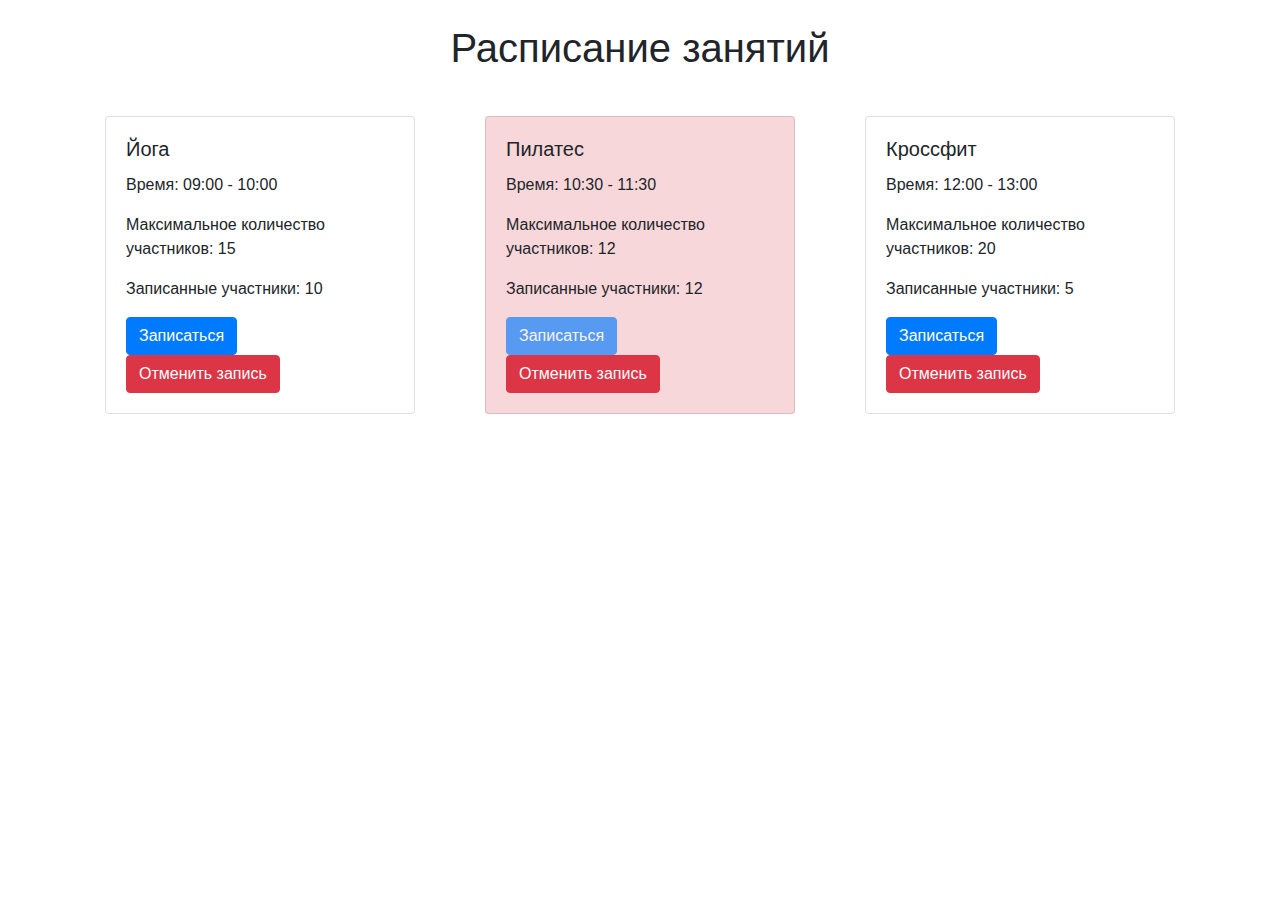
<file: hw1API/index.html>
<!DOCTYPE html>
<html lang="ru">
  <head>
    <meta charset="UTF-8" />
    <meta name="viewport" content="width=device-width, initial-scale=1.0" />
    <title>Расписание занятий</title>
    <link
      rel="stylesheet"
      href="https://maxcdn.bootstrapcdn.com/bootstrap/4.5.2/css/bootstrap.min.css"
    />
    <style>
      .card {
        margin: 20px;
      }
      .full {
        background-color: #f8d7da;
      }
    </style>
  </head>
  <body>
    <div class="container">
      <h1 class="text-center my-4">Расписание занятий</h1>
      <div id="schedule" class="row"></div>
    </div>

    <script>
      const classes = [
        {
          title: "Йога",
          time: "09:00 - 10:00",
          maxParticipants: 15,
          currentParticipants: 10,
        },
        {
          title: "Пилатес",
          time: "10:30 - 11:30",
          maxParticipants: 12,
          currentParticipants: 12,
        },
        {
          title: "Кроссфит",
          time: "12:00 - 13:00",
          maxParticipants: 20,
          currentParticipants: 5,
        },
      ];

      function renderClasses() {
        const schedule = document.getElementById("schedule");
        schedule.innerHTML = "";

        classes.forEach((item, index) => {
          const card = document.createElement("div");
          card.className = "col-md-4";
          card.innerHTML = `
                <div class="card ${
                  item.currentParticipants >= item.maxParticipants ? "full" : ""
                }">
                    <div class="card-body">
                        <h5 class="card-title">${item.title}</h5>
                        <p class="card-text">Время: ${item.time}</p>
                        <p class="card-text">Максимальное количество участников: ${
                          item.maxParticipants
                        }</p>
                        <p class="card-text">Записанные участники: ${
                          item.currentParticipants
                        }</p>
                        <button class="btn btn-primary ${
                          item.currentParticipants >= item.maxParticipants
                            ? "disabled"
                            : ""
                        }" onclick="register(${index})">
                            Записаться
                        </button>
                        <button class="btn btn-danger ${
                          item.currentParticipants === 0 ? "disabled" : ""
                        }" onclick="cancelRegistration(${index})">
                            Отменить запись
                        </button>
                    </div>
                </div>
            `;
          schedule.appendChild(card);
        });
      }

      function register(index) {
        if (
          classes[index].currentParticipants < classes[index].maxParticipants
        ) {
          classes[index].currentParticipants++;
          renderClasses();
        }
      }

      function cancelRegistration(index) {
        if (classes[index].currentParticipants > 0) {
          classes[index].currentParticipants--;
          renderClasses();
        }
      }

      renderClasses();
    </script>

    <script src="https://code.jquery.com/jquery-3.6.0.min.js"></script>
    <script src="https://cdnjs.cloudflare.com/ajax/libs/popper.js/1.16.0/umd/popper.min.js"></script>
    <script src="https://maxcdn.bootstrapcdn.com/bootstrap/4.5.2/js/bootstrap.min.js"></script>
  </body>
</html>
</file>
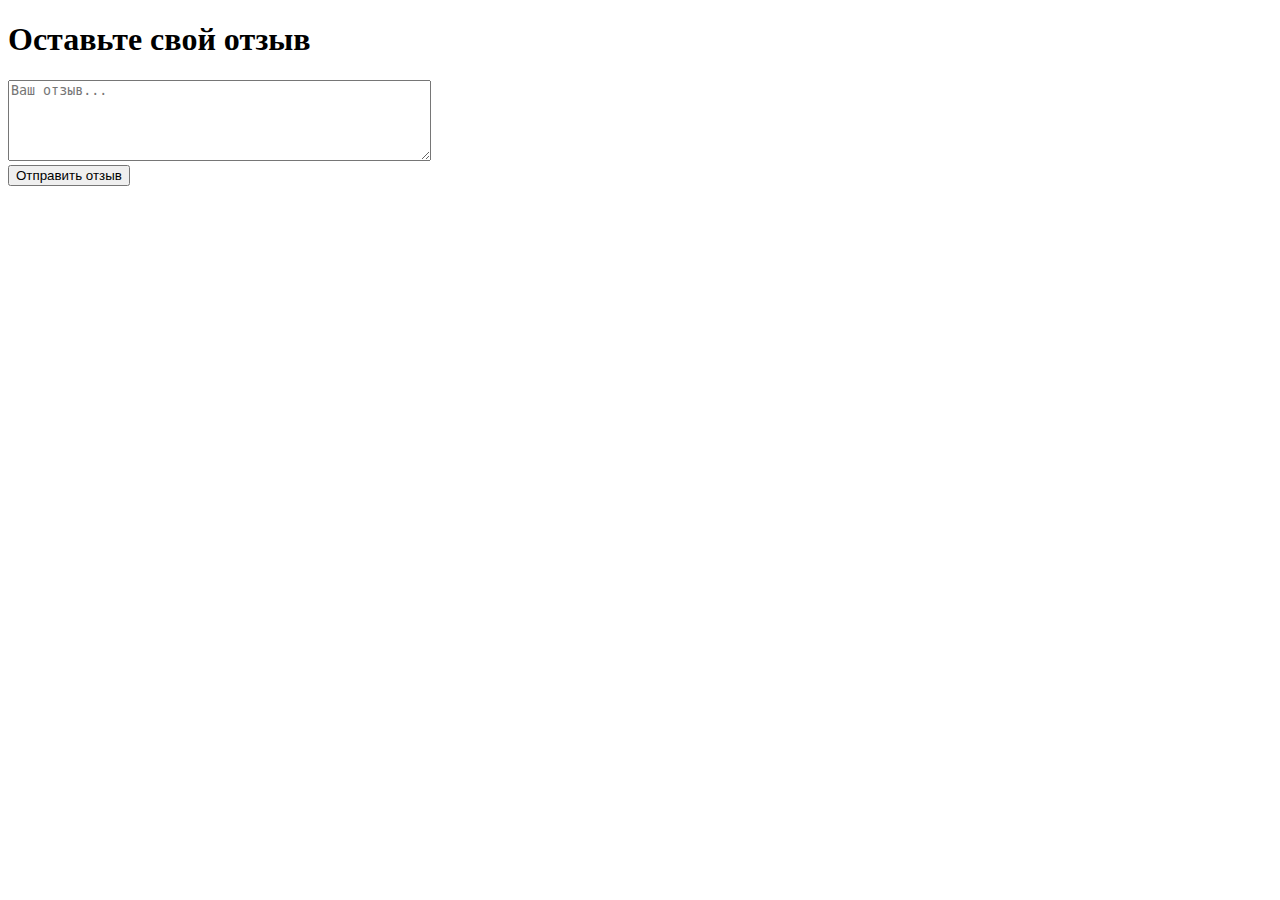
<file: hw2/index.html>
<!DOCTYPE html>
<html lang="en">
  <head>
    <meta charset="UTF-8" />
    <meta name="viewport" content="width=device-width, initial-scale=1.0" />
    <title>Document</title>
  </head>
  <body>
    <h1>Оставьте свой отзыв</h1>

    <textarea
      id="reviewInput"
      rows="5"
      cols="50"
      placeholder="Ваш отзыв..."
    ></textarea>
    <br />
    <button id="submitReview">Отправить отзыв</button>

    <div id="reviewContainer"></div>
    <script src="main.js"></script>
  </body>
</html>
</file>
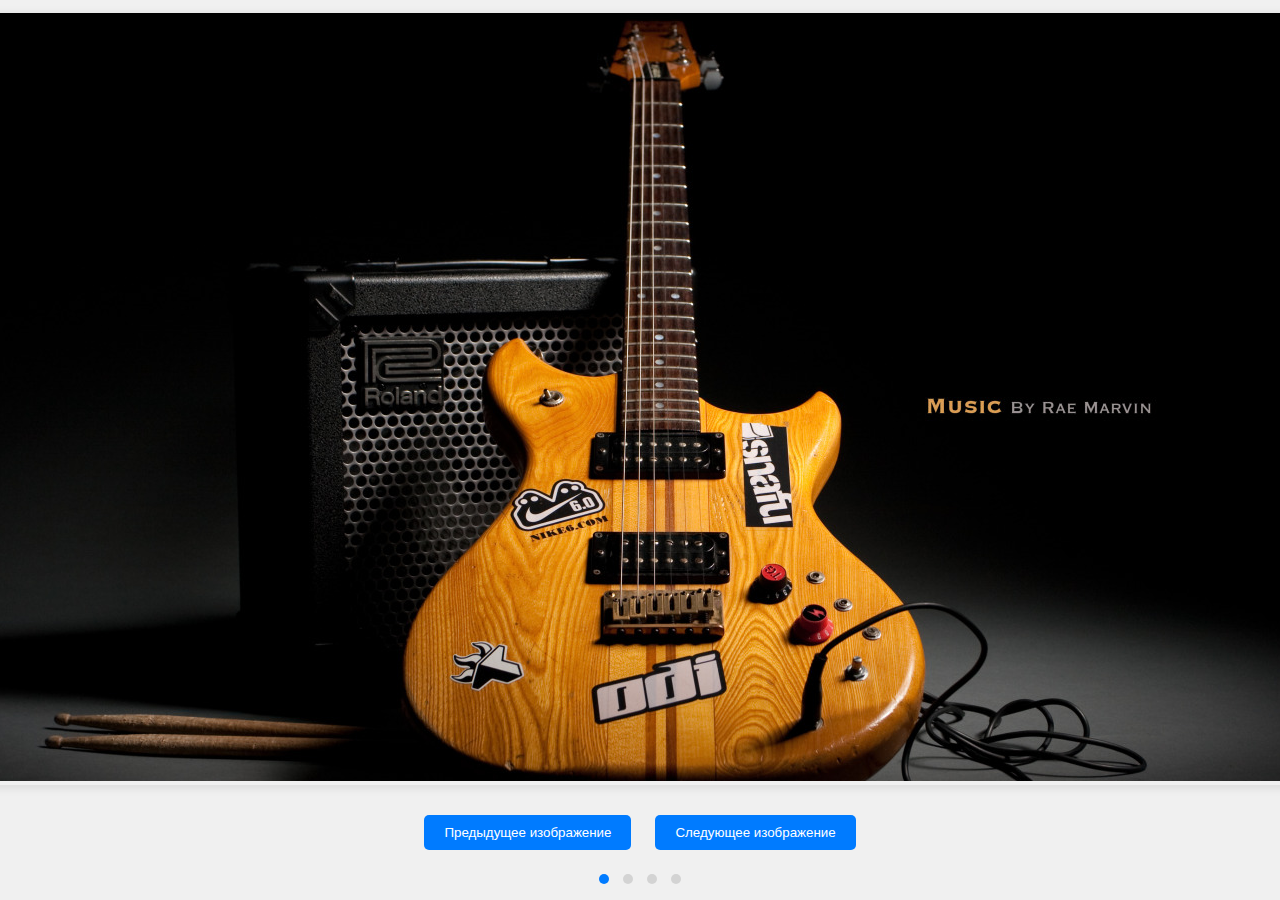
<file: hw2Api/index.html>
<!DOCTYPE html>
<html lang="en">
  <head>
    <meta charset="UTF-8" />
    <meta name="viewport" content="width=device-width, initial-scale=1.0" />
    <link rel="stylesheet" href="style.css" />
    <title>Slider</title>
  </head>
  <body>
    <div class="slider">
      <div class="display-image">
        <img class="current-image" src="img/image1.jpg" alt="img1" />
      </div>
      <div class="buttons">
        <button class="before-button">Предыдущее изображение</button>
        <button class="next-button">Следующее изображение</button>
      </div>
      <div class="indicators">
        <span class="indicator" data-index="0"></span>
        <span class="indicator" data-index="1"></span>
        <span class="indicator" data-index="2"></span>
        <span class="indicator" data-index="3"></span>
      </div>
    </div>
    <script src="script.js"></script>
  </body>
</html>
</file>
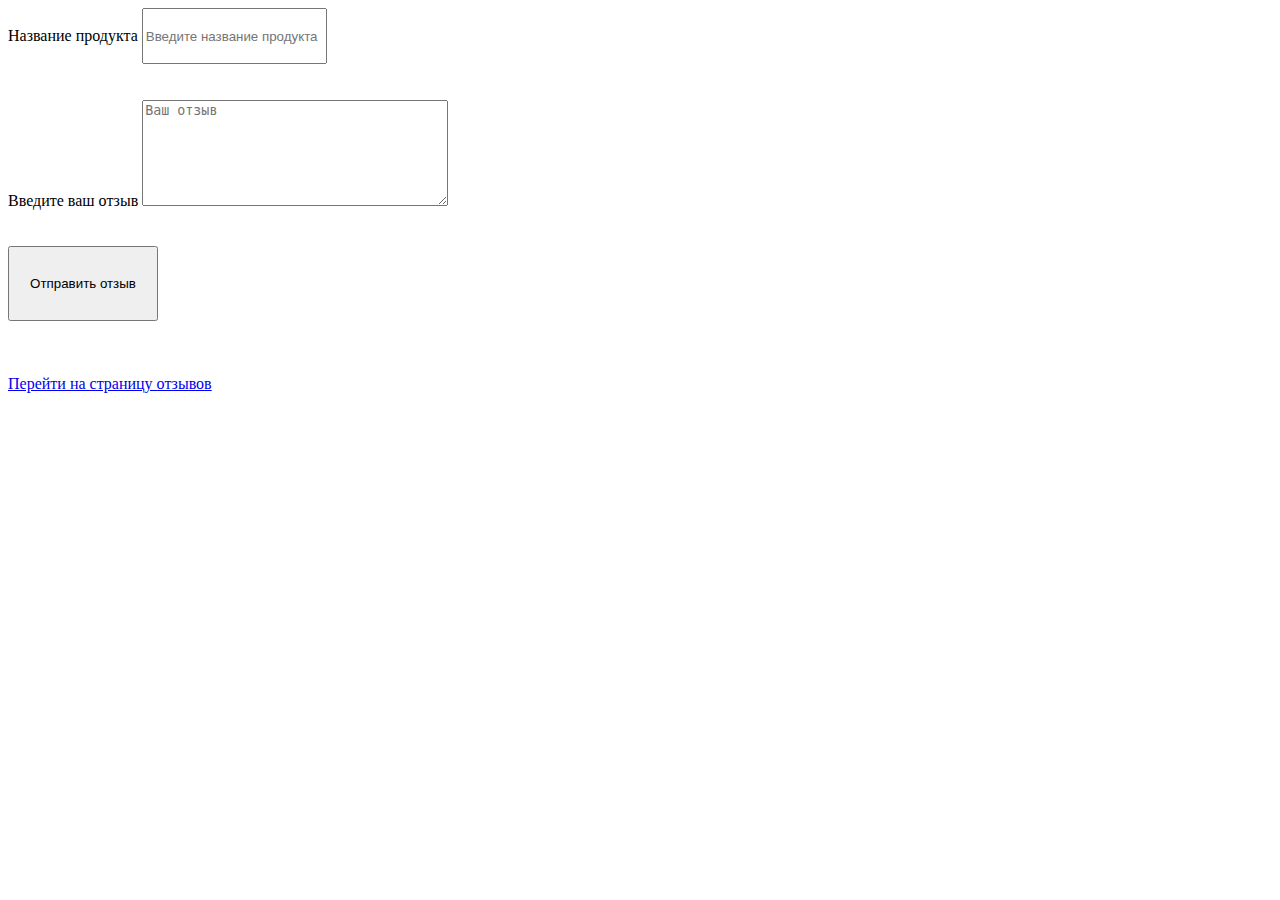
<file: hw3/index.html>
<!DOCTYPE html>
<html lang="en">
  <head>
    <meta charset="UTF-8" />
    <meta name="viewport" content="width=device-width, initial-scale=1.0" />
    <title>Document</title>
  </head>
  <body>
    <form>
      <label for="product">Название продукта</label>
      <input
        style="height: 50px"
        placeholder="Введите название продукта"
        type="text"
        id="product"
      /><br />
      <br />
      <br />
      <label for="review"> Введите ваш отзыв</label>
      <textarea
        placeholder="Ваш отзыв"
        style="height: 100px; width: 300px"
        id="review"
      ></textarea
      ><br /><br /><br />
      <button style="width: 150px; height: 75px" class="btn_review">
        Отправить отзыв
      </button>
      <br /><br /><br /><br />
      <a href="reviews.html">Перейти на страницу отзывов</a>
    </form>

    <script src="main.js"></script>
  </body>
</html>
</file>
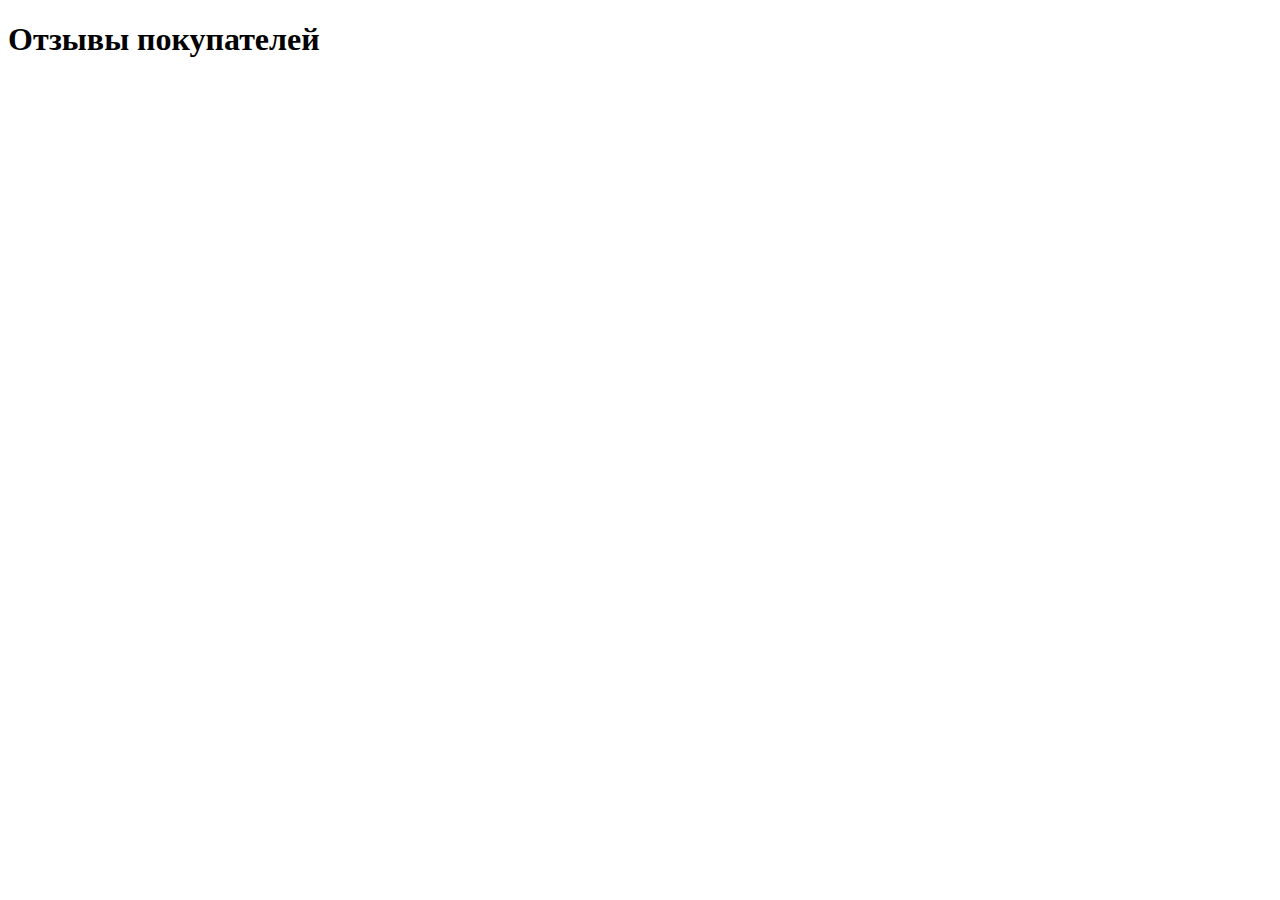
<file: hw3/reviews.html>
<!DOCTYPE html>
<html lang="en">
  <head>
    <meta charset="UTF-8" />
    <meta name="viewport" content="width=device-width, initial-scale=1.0" />
    <title>Document</title>
  </head>
  <body>
    <h1>Отзывы покупателей</h1>
    <div class="product_review"></div>
    <script src="reviews.js"></script>
  </body>
</html>
</file>
<file: hw2Api/style.css>
* {
  margin: 0;
  padding: 0;
  box-sizing: border-box;
}
.slider {
  display: flex;
  justify-content: center;
  align-items: center;
  flex-direction: column;
  height: 100vh;
  margin: 0;
  background-color: #f0f0f0;
  position: relative;
  overflow: hidden;
}
.display-image {
  box-shadow: 0 2px 10px rgba(0, 0, 0, 0.1);
  transition: transform 0.5s ease-in-out;
}
.current-image {
  transition: opacity 0.5s ease-in-out;
}
.buttons {
  margin-top: 30px;
}
.before-button {
  padding: 10px 20px;
  margin: 0 10px;
  border: none;
  border-radius: 5px;
  background-color: #007bff;
  color: white;
  cursor: pointer;
}
.next-button {
  padding: 10px 20px;
  margin: 0 10px;
  border: none;
  border-radius: 5px;
  background-color: #007bff;
  color: white;
  cursor: pointer;
}
button:hover {
  background-color: #0056b3;
}
.indicators {
  margin-top: 20px;
}
.indicator {
  width: 10px;
  height: 10px;
  border-radius: 50%;
  background-color: lightgray;
  display: inline-block;
  margin: 0 5px;
  cursor: pointer;
}
.active {
  background-color: #007bff;
}
</file>
